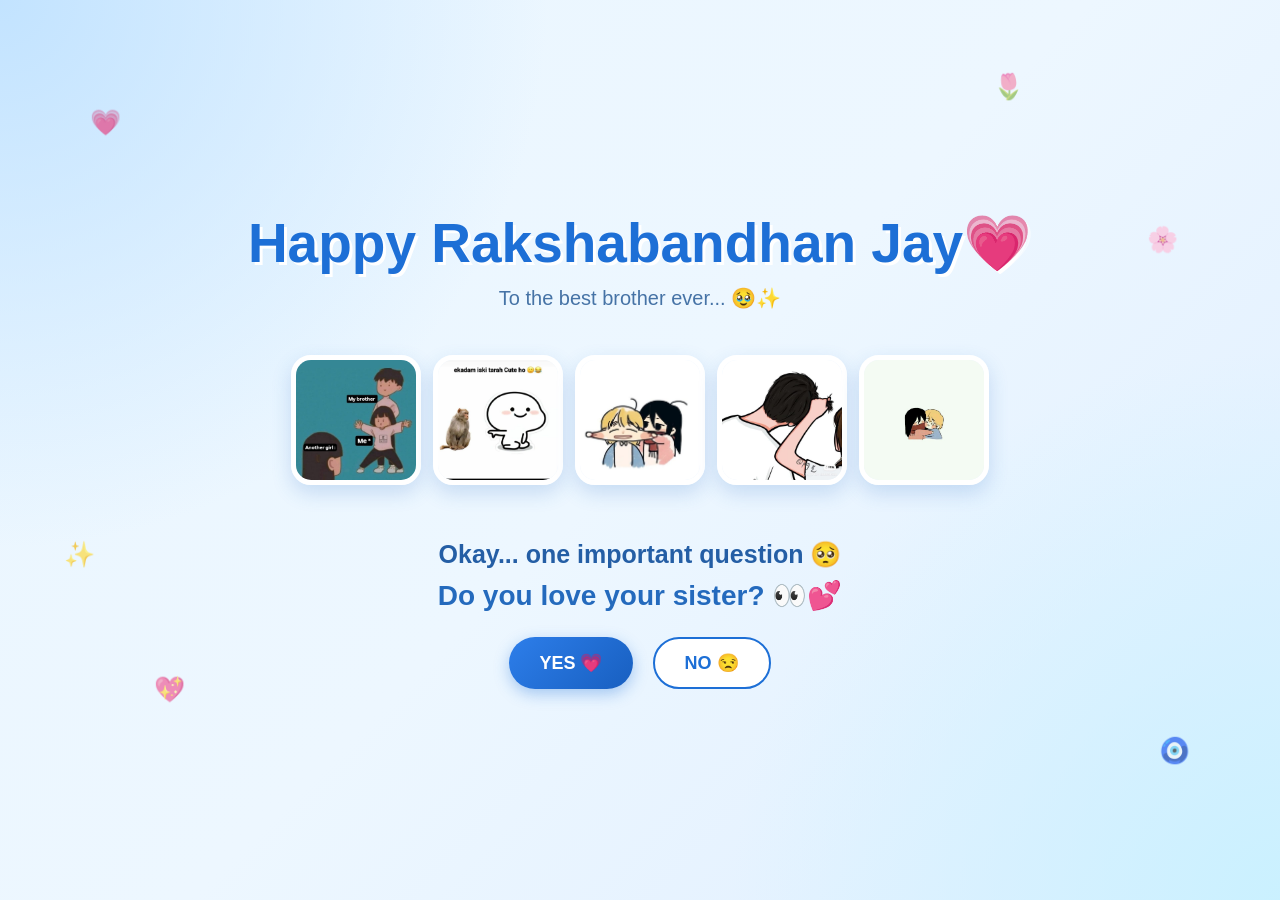
<file: index.html>
<!DOCTYPE html>
<html lang="en">
<head>
    <meta charset="UTF-8">
    <meta name="viewport" content="width=device-width, initial-scale=1.0">

    <title>Happy Rakshabandhan Bro💗</title>

    <link rel="stylesheet" href="style.css">
</head>

<body class="page1-body">

    <div class="floating-decor decor1">💗</div>
    <div class="floating-decor decor2">🌸</div>
    <div class="floating-decor decor3">✨</div>
    <div class="floating-decor decor4">🧿</div>
    <div class="floating-decor decor5">💖</div>
    <div class="floating-decor decor6">🌷</div>

    <div class="page">

        <!-- Main Heading -->
        <h1>Happy Rakshabandhan Jay💗</h1>

        <p class="subtitle">
            To the best brother ever... 🥹✨
        </p>


        <!-- Cute Image Strip -->
        <div class="photo-strip">

            <div class="photo">
                <img src="images/pic1.jpeg" alt="Memory 1">
            </div>

            <div class="photo">
                <img src="images/pic2.jpeg" alt="Memory 2">
            </div>

            <div class="photo">
                <img src="images/pic3.jpeg" alt="Memory 3">
            </div>

            <div class="photo">
                <img src="images/pic4.jpeg" alt="Memory 4">
            </div>

            <div class="photo">
                <img src="images/pic5.jpeg" alt="Memory 5">
            </div>

        </div>


        <!-- Question -->
        <div class="question-box">

            <h2>Okay... one important question 🥺</h2>

            <p class="question">
                Do you love your sister? 👀💕
            </p>

            <div class="buttons">

                <button id="yesBtn" onclick="goToNextPage()">
                    YES 💗
                </button>

                <button id="noBtn">
                    NO 😒
                </button>

            </div>

        </div>

    </div>


    <script src="script.js"></script>

</body>
</html>
</file>
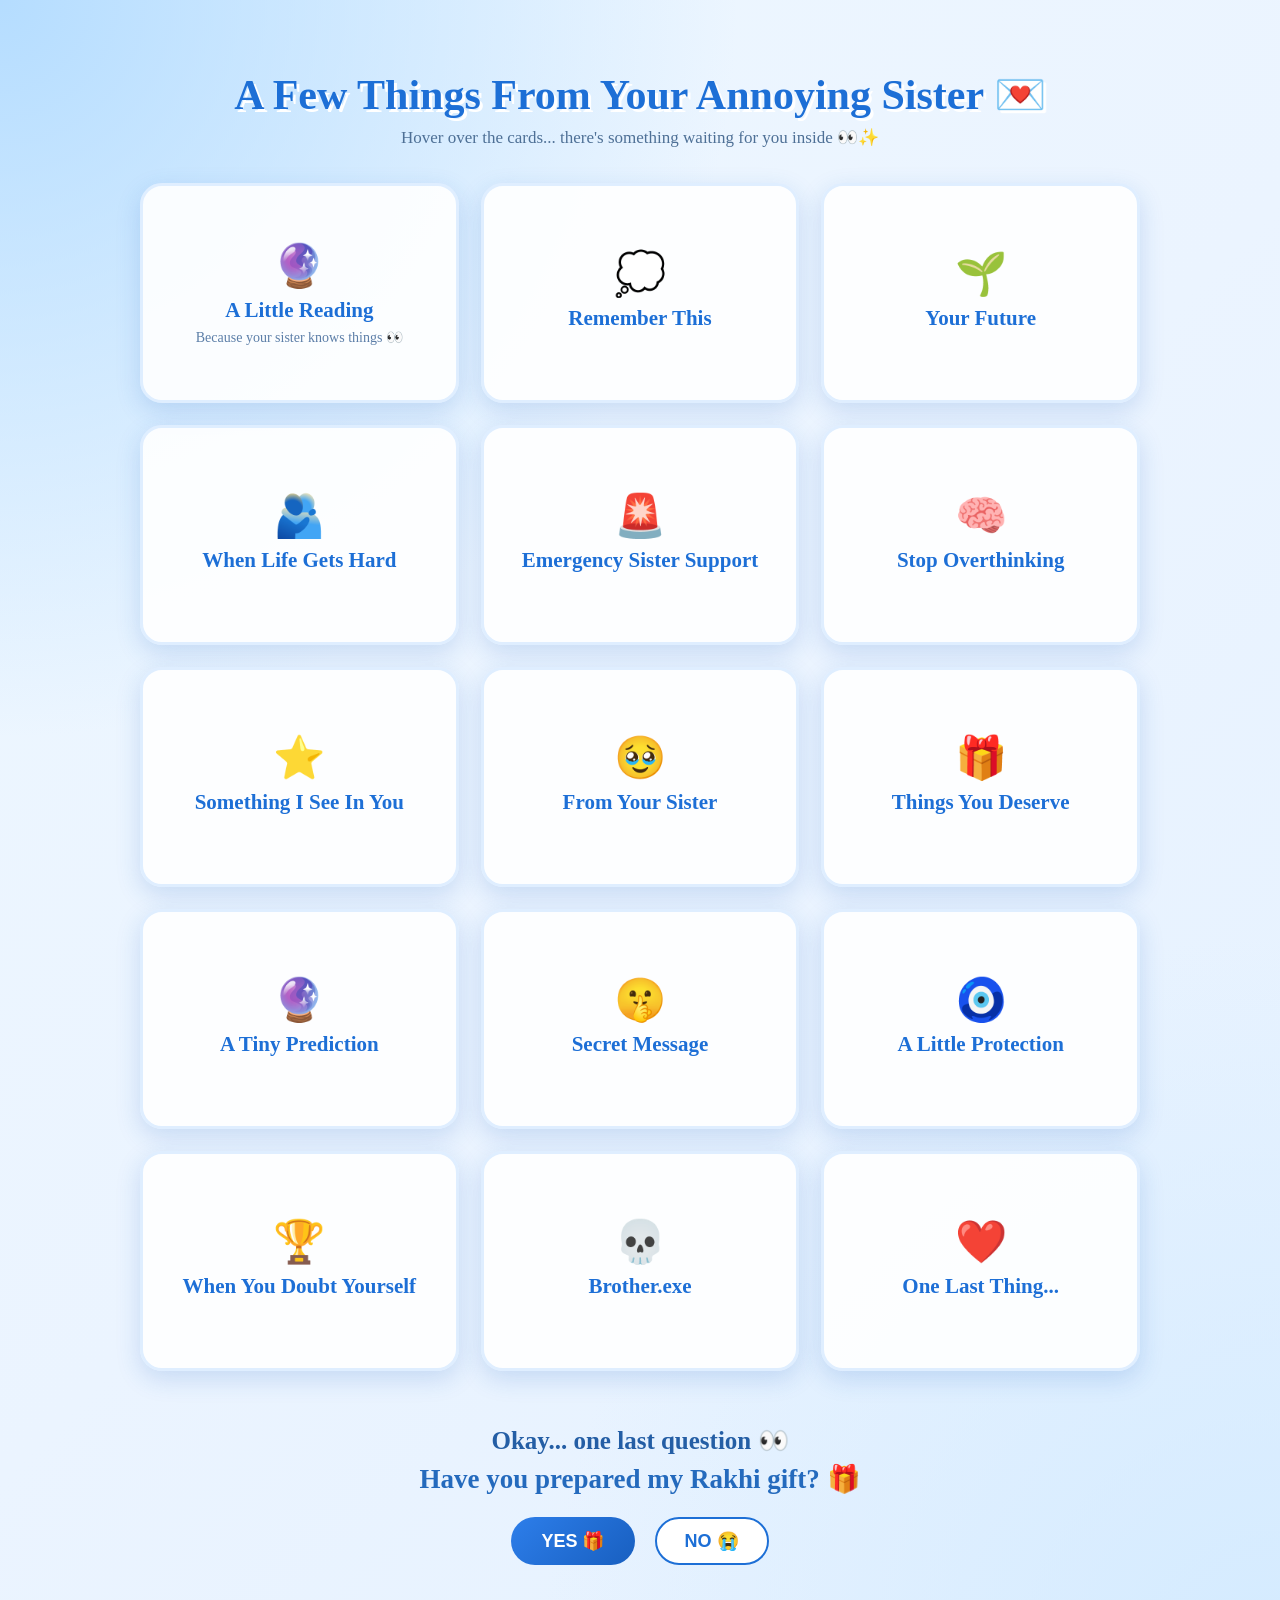
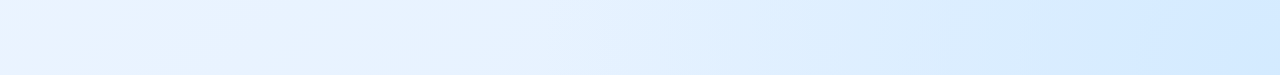
<file: page2.html>
<!DOCTYPE html>
<html lang="en">

<head>
    <meta charset="UTF-8">
    <meta name="viewport" content="width=device-width, initial-scale=1.0">

    <title>A Few Things For You 💌</title>

    <link rel="stylesheet" href="style.css">
</head>

<body class="page2-body">

    <div class="page2">

        <!-- Heading -->

        <h1>A Few Things From Your Annoying Sister 💌</h1>

        <p class="page-subtitle">
            Hover over the cards... there's something waiting for you inside 👀✨
        </p>


        <!-- CARDS -->

        <div class="cards-container">


            <!-- Card 1 -->

            <div class="flip-card">

                <div class="flip-card-inner">

                    <div class="flip-card-front">
                        <span>🔮</span>
                        <h2>A Little Reading</h2>
                        <p>Because your sister knows things 👀</p>
                    </div>

                    <div class="flip-card-back">

                        <h3>Your Reading 🔮</h3>

                        <p>
                            You may be standing at the beginning of a change,
                            but fear, overthinking and self-doubt could be
                            making you move slower than you need to.
                        </p>

                        <p>
                            <b>Obstacles:</b><br>
                            Fear of change • Delayed action •
                            Doubt • Slow movement
                        </p>

                        <p>
                            <b>Guidance:</b><br>
                            Start now. Stay practical.
                            Trust the chances that come your way.
                            Build slowly and stay consistent.
                        </p>

                    </div>

                </div>

            </div>


            <!-- Card 2 -->

            <div class="flip-card">

                <div class="flip-card-inner">

                    <div class="flip-card-front">
                        <span>💭</span>
                        <h2>Remember This</h2>
                    </div>

                    <div class="flip-card-back">

                        <p>
                            You don't always have to be strong.
                            You don't always need to know what you're doing.
                        </p>

                        <p>
                            You don't have to figure everything out
                            at once.
                        </p>

                        <p>
                            Just keep going, keep learning,
                            and keep becoming the person you want to be. 💗
                        </p>

                    </div>

                </div>

            </div>


            <!-- Card 3 -->

            <div class="flip-card">

                <div class="flip-card-inner">

                    <div class="flip-card-front">
                        <span>🌱</span>
                        <h2>Your Future</h2>
                    </div>

                    <div class="flip-card-back">

                        <p>
                            Your future isn't something you need
                            to rush toward.
                        </p>

                        <p>
                            Some things will take time.
                            Some plans will change.
                            Some doors will close.
                        </p>

                        <p>
                            Don't compare your chapter 2
                            to someone else's chapter 20.
                        </p>

                        <b>Keep building. Your time will come. ✨</b>

                    </div>

                </div>

            </div>


            <!-- Card 4 -->

            <div class="flip-card">

                <div class="flip-card-inner">

                    <div class="flip-card-front">
                        <span>🫂</span>
                        <h2>When Life Gets Hard</h2>
                    </div>

                    <div class="flip-card-back">

                        <p>
                            When life feels overwhelming,
                            take a breath.
                        </p>

                        <p>
                            You don't have to solve everything today.
                        </p>

                        <p>
                            Rest if you need to.
                            Start again if you have to.
                            Ask for help when you need it.
                        </p>

                        <b>
                            A bad day doesn't mean you have a bad life. 🤍
                        </b>

                    </div>

                </div>

            </div>


            <!-- Card 5 -->

            <div class="flip-card">

                <div class="flip-card-inner">

                    <div class="flip-card-front">
                        <span>🚨</span>
                        <h2>Emergency Sister Support</h2>
                    </div>

                    <div class="flip-card-back">

                        <p>
                            Feeling sad?<br>
                            Call your sister.
                        </p>

                        <p>
                            Confused?<br>
                            Call your sister.
                        </p>

                        <p>
                            Made a terrible decision?<br>
                            <b>Definitely call your sister. 😭</b>
                        </p>

                        <small>
                            I may judge you first and help you immediately after.
                        </small>

                    </div>

                </div>

            </div>


            <!-- Card 6 -->

            <div class="flip-card">

                <div class="flip-card-inner">

                    <div class="flip-card-front">
                        <span>🧠</span>
                        <h2>Stop Overthinking</h2>
                    </div>

                    <div class="flip-card-back">

                        <p>
                            Not every thought deserves your attention.
                        </p>

                        <p>
                            Sometimes you're not confused...
                            you're just thinking about the same thing
                            47 times. 😭
                        </p>

                        <p>
                            Make the decision.
                            Take the step.
                            Learn from whatever happens.
                        </p>

                    </div>

                </div>

            </div>


            <!-- Card 7 -->

            <div class="flip-card">

                <div class="flip-card-inner">

                    <div class="flip-card-front">
                        <span>⭐</span>
                        <h2>Something I See In You</h2>
                    </div>

                    <div class="flip-card-back">

                        <p>
                            You probably don't realize how much
                            you've grown.
                        </p>

                        <p>
                            You've handled things you once thought
                            you couldn't.
                        </p>

                        <p>
                            Give yourself a little more credit.
                        </p>

                        <b>You're doing better than you think. 🤍</b>

                    </div>

                </div>

            </div>


            <!-- Card 8 -->

            <div class="flip-card">

                <div class="flip-card-inner">

                    <div class="flip-card-front">
                        <span>🥹</span>
                        <h2>From Your Sister</h2>
                    </div>

                    <div class="flip-card-back">

                        <p>
                            We might annoy each other.
                            We might argue over the dumbest things.
                        </p>

                        <p>
                            I might threaten to beat you occasionally. 😭
                        </p>

                        <p>
                            But underneath all of that...
                        </p>

                        <b>
                            I'll always want the best for you. ❤️
                        </b>

                    </div>

                </div>

            </div>


            <!-- Card 9 -->

            <div class="flip-card">

                <div class="flip-card-inner">

                    <div class="flip-card-front">
                        <span>🎁</span>
                        <h2>Things You Deserve</h2>
                    </div>

                    <div class="flip-card-back">

                        <p>
                            You deserve people who genuinely care
                            about you.
                        </p>

                        <p>
                            You deserve opportunities that help you grow.
                        </p>

                        <p>
                            You deserve peace after difficult days.
                        </p>

                        <b>
                            You deserve to believe in yourself. 🤍
                        </b>

                    </div>

                </div>

            </div>


            <!-- Card 10 -->

            <div class="flip-card">

                <div class="flip-card-inner">

                    <div class="flip-card-front">
                        <span>🔮</span>
                        <h2>A Tiny Prediction</h2>
                    </div>

                    <div class="flip-card-back">

                        <p>
                            I see...
                        </p>

                        <p>
                            ✨ New opportunities<br>
                            ✨ Personal growth<br>
                            ✨ Slow but steady change<br>
                            ✨ Something unexpected
                        </p>

                        <p>
                            And someone who is going to annoy
                            you for the rest of your life...
                        </p>

                        <b>Unfortunately, that's me. 😌</b>

                    </div>

                </div>

            </div>


            <!-- Card 11 -->

            <div class="flip-card">

                <div class="flip-card-inner">

                    <div class="flip-card-front">
                        <span>🤫</span>
                        <h2>Secret Message</h2>
                    </div>

                    <div class="flip-card-back">

                        <p>
                            Okay fine...
                        </p>

                        <p>
                            You're actually pretty cool.
                        </p>

                        <p>
                            Don't let this information
                            get to your head though.
                        </p>

                        <b>
                            Your sister has standards. 😭
                        </b>

                    </div>

                </div>

            </div>


            <!-- Card 12 -->

            <div class="flip-card">

                <div class="flip-card-inner">

                    <div class="flip-card-front">
                        <span>🧿</span>
                        <h2>A Little Protection</h2>
                    </div>

                    <div class="flip-card-back">

                        <p>
                            May you always be protected from
                            people who don't have good intentions.
                        </p>

                        <p>
                            May you recognize the right opportunities
                            and walk away from what isn't meant for you.
                        </p>

                        <b>
                            Stay safe. Stay grounded. 🤍
                        </b>

                    </div>

                </div>

            </div>


            <!-- Card 13 -->

            <div class="flip-card">

                <div class="flip-card-inner">

                    <div class="flip-card-front">
                        <span>🏆</span>
                        <h2>When You Doubt Yourself</h2>
                    </div>

                    <div class="flip-card-back">

                        <p>
                            Don't let one failure convince you
                            that you're incapable.
                        </p>

                        <p>
                            Failure is information.
                            Mistakes are lessons.
                            Slow progress is still progress.
                        </p>

                        <b>
                            You're allowed to be a beginner. ❤️
                        </b>

                    </div>

                </div>

            </div>


            <!-- Card 14 -->

            <div class="flip-card">

                <div class="flip-card-inner">

                    <div class="flip-card-front">
                        <span>💀</span>
                        <h2>Brother.exe</h2>
                    </div>

                    <div class="flip-card-back">

                        <p>
                            Intelligence: questionable 😂<br>
                            Common sense: loading...<br>
                            Anger issues: 87%<br>
                            Sister tolerance: 2%<br>
                            Food stealing: 100%
                        </p>

                        <h3>Overall Rating: 10/10 ⭐</h3>

                        <p>
                            Unfortunately, you're still
                            my favorite brother. 😭
                        </p>

                    </div>

                </div>

            </div>


            <!-- Card 15 -->

            <div class="flip-card">

                <div class="flip-card-inner">

                    <div class="flip-card-front">
                        <span>❤️</span>
                        <h2>One Last Thing...</h2>
                    </div>

                    <div class="flip-card-back">

                        <p>
                            No matter how old we get,
                            you'll always be my little brother.
                        </p>

                        <p>
                            I'll always want the best for you
                            and I'll always be rooting for you.
                        </p>

                        <b>
                            I love you. ❤️
                        </b>

                    </div>

                </div>

            </div>


        </div>


        <!-- FINAL QUESTION -->

        <div class="gift-question">

            <h2>
                Okay... one last question 👀
            </h2>

            <p>
                Have you prepared my Rakhi gift? 🎁
            </p>

            <div class="gift-buttons">

                <button id="giftYes" onclick="goToPage3()">
                    YES 🎁
                </button>

                <button id="giftNo">
                    NO 😭
                </button>

            </div>

        </div>


    </div>


    <script src="script.js"></script>

</body>

</html>
</file>
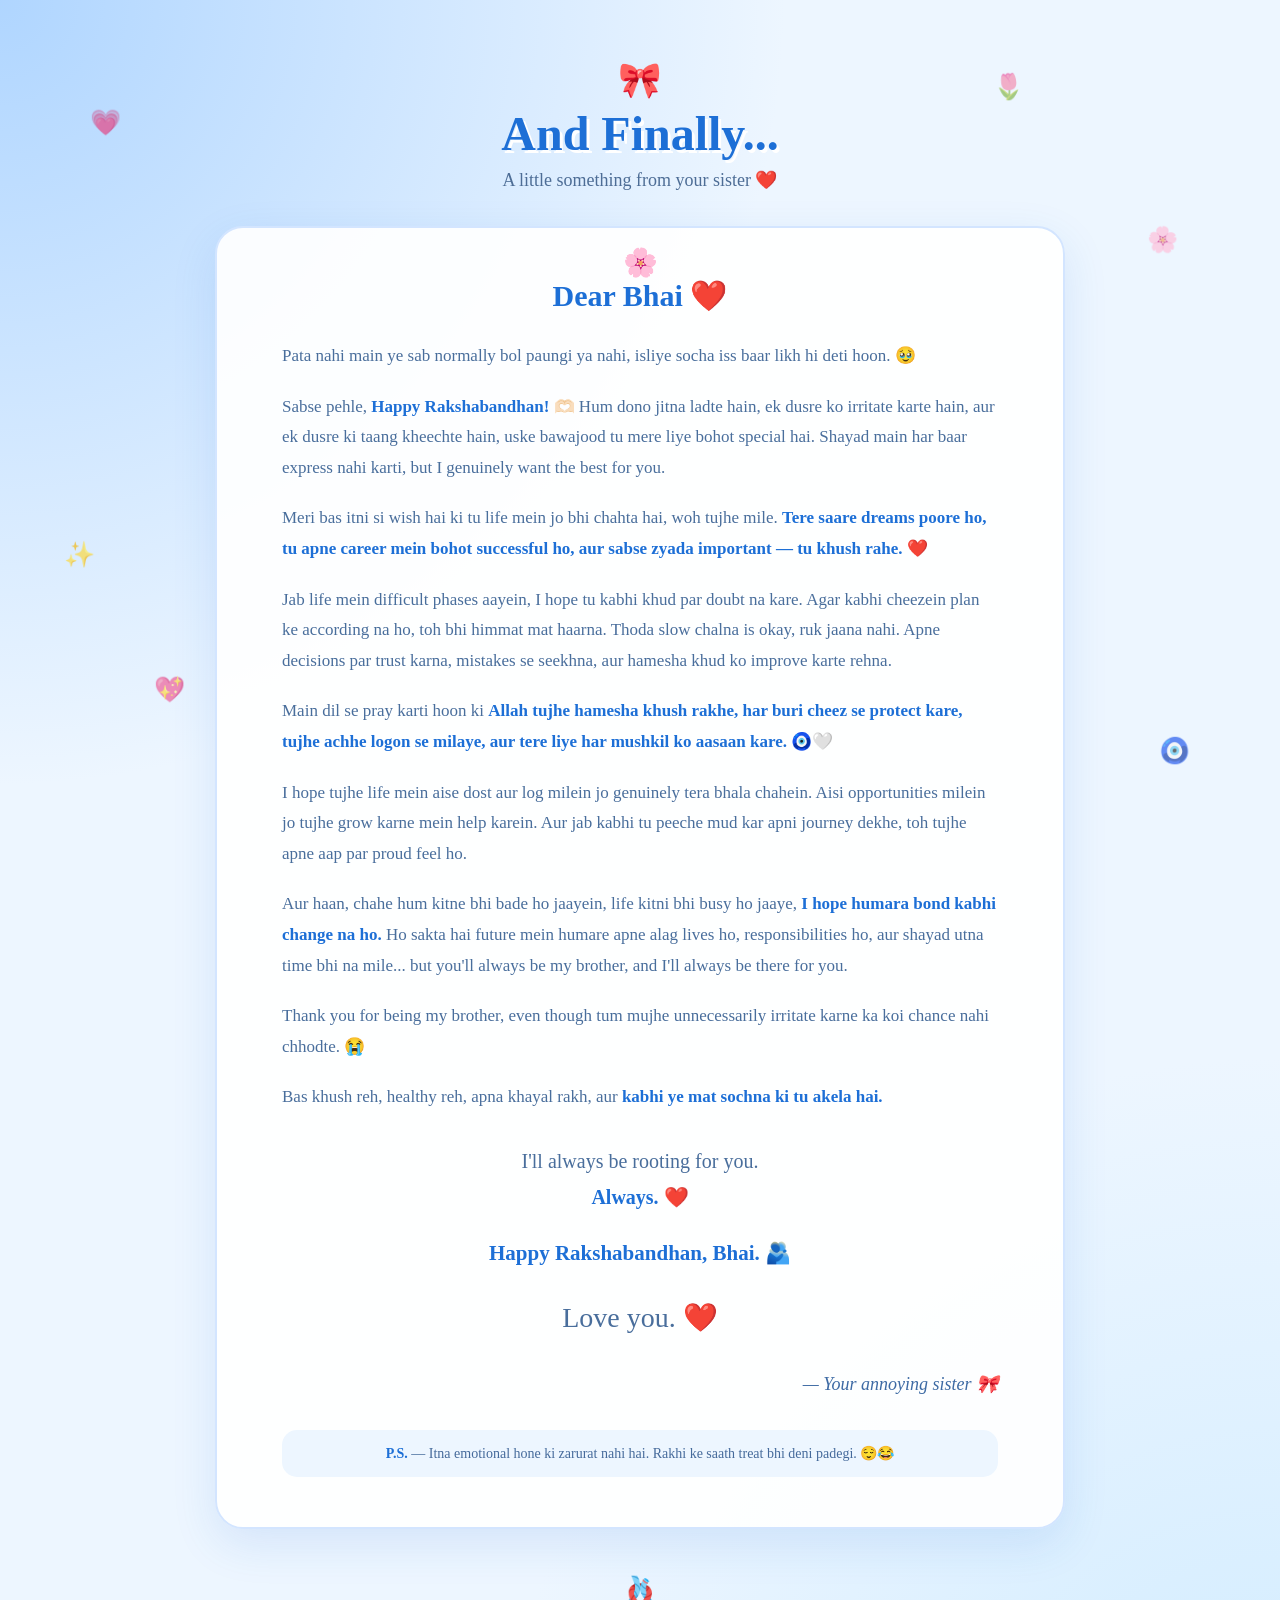
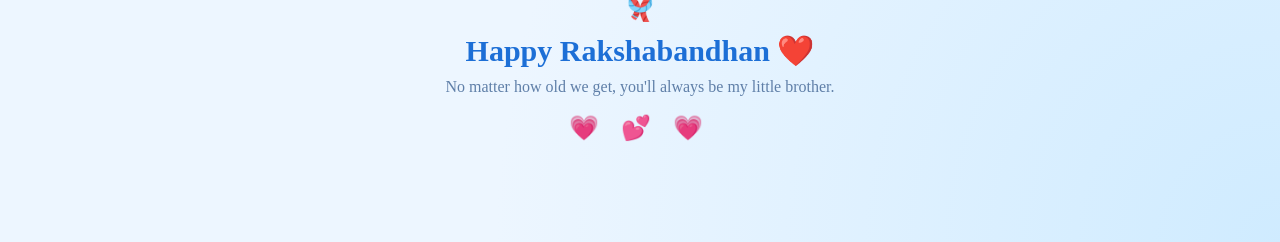
<file: page3.html>
<!DOCTYPE html>
<html lang="en">

<head>
    <meta charset="UTF-8">
    <meta name="viewport" content="width=device-width, initial-scale=1.0">

    <title>For My Brother ❤️</title>

    <link rel="stylesheet" href="style.css">
</head>

<body class="page3-body">

    <!-- Floating Decorations -->

    <div class="floating-decor decor1">💗</div>
    <div class="floating-decor decor2">🌸</div>
    <div class="floating-decor decor3">✨</div>
    <div class="floating-decor decor4">🧿</div>
    <div class="floating-decor decor5">💖</div>
    <div class="floating-decor decor6">🌷</div>


    <div class="page3">

        <!-- Heading -->

        <div class="final-heading">

            <span>🎀</span>

            <h1>And Finally...</h1>

            <p>
                A little something from your sister ❤️
            </p>

        </div>


        <!-- Letter -->

        <div class="letter">

            <div class="letter-decoration">
                🌸
            </div>

            <h2>Dear Bhai ❤️</h2>


            <p>
                Pata nahi main ye sab normally bol paungi ya nahi,
                isliye socha iss baar likh hi deti hoon. 🥹
            </p>


            <p>
                Sabse pehle, <strong>Happy Rakshabandhan!</strong> 🫶🏻
                Hum dono jitna ladte hain, ek dusre ko irritate
                karte hain, aur ek dusre ki taang kheechte hain,
                uske bawajood tu mere liye bohot special hai.
                Shayad main har baar express nahi karti,
                but I genuinely want the best for you.
            </p>


            <p>
                Meri bas itni si wish hai ki tu life mein jo bhi
                chahta hai, woh tujhe mile.
                <strong>
                    Tere saare dreams poore ho, tu apne career mein
                    bohot successful ho, aur sabse zyada important —
                    tu khush rahe.
                </strong> ❤️
            </p>


            <p>
                Jab life mein difficult phases aayein, I hope tu
                kabhi khud par doubt na kare. Agar kabhi cheezein
                plan ke according na ho, toh bhi himmat mat haarna.
                Thoda slow chalna is okay, ruk jaana nahi.
                Apne decisions par trust karna, mistakes se seekhna,
                aur hamesha khud ko improve karte rehna.
            </p>


            <p>
                Main dil se pray karti hoon ki
                <strong>
                    Allah tujhe hamesha khush rakhe, har buri cheez
                    se protect kare, tujhe achhe logon se milaye,
                    aur tere liye har mushkil ko aasaan kare.
                </strong> 🧿🤍
            </p>


            <p>
                I hope tujhe life mein aise dost aur log milein
                jo genuinely tera bhala chahein. Aisi opportunities
                milein jo tujhe grow karne mein help karein.
                Aur jab kabhi tu peeche mud kar apni journey dekhe,
                toh tujhe apne aap par proud feel ho.
            </p>


            <p>
                Aur haan, chahe hum kitne bhi bade ho jaayein,
                life kitni bhi busy ho jaaye,
                <strong>
                    I hope humara bond kabhi change na ho.
                </strong>
                Ho sakta hai future mein humare apne alag lives ho,
                responsibilities ho, aur shayad utna time bhi na mile...
                but you'll always be my brother,
                and I'll always be there for you.
            </p>


            <p>
                Thank you for being my brother, even though tum
                mujhe unnecessarily irritate karne ka koi chance
                nahi chhodte. 😭
            </p>


            <p>
                Bas khush reh, healthy reh, apna khayal rakh,
                aur <strong>kabhi ye mat sochna ki tu akela hai.</strong>
            </p>


            <p class="love-line">
                I'll always be rooting for you.<br>
                <strong>Always. ❤️</strong>
            </p>


            <p class="final-wish">
                Happy Rakshabandhan, Bhai. 🫂
            </p>


            <p class="love-you">
                Love you. ❤️
            </p>


            <div class="signature">

                — Your annoying sister 🎀

            </div>


            <div class="ps">

                <strong>P.S.</strong> — Itna emotional hone ki
                zarurat nahi hai. Rakhi ke saath treat bhi deni padegi. 😌😂

            </div>

        </div>


        <!-- Final Ending -->

        <div class="final-ending">

            <div class="rakhi">🪢</div>

            <h2>Happy Rakshabandhan ❤️</h2>

            <p>
                No matter how old we get,
                you'll always be my little brother.
            </p>

            <div class="hearts">
                💗 💕 💗
            </div>

        </div>

    </div>


</body>

</html>
</file>
<file: style.css>
* {
    margin: 0;
    padding: 0;
    box-sizing: border-box;
}

.page1-body {
    min-height: 100vh;
    font-family: "Poppins", Arial, sans-serif;

    background:
        radial-gradient(circle at top left, rgba(190, 225, 255, 0.9), transparent 35%),
        radial-gradient(circle at bottom right, rgba(200, 241, 255, 0.9), transparent 35%),
        linear-gradient(135deg, #eaf6ff, #edf7ff, #dfeeff);

    display: flex;
    justify-content: center;
    align-items: center;
    padding: 30px 0;

    overflow-x: hidden;
    overflow-y: auto;
    position: relative;
}

.page {
    width: min(90%, 900px);
    text-align: center;
    position: relative;
    z-index: 1;
}


/* Main Heading */

h1 {
    font-size: 55px;
    color: #1d6fd6;

    margin-bottom: 10px;

    text-shadow: 3px 3px 0px #ffffff;
}

.subtitle {
    font-size: 20px;
    color: #4673a6;

    margin-bottom: 35px;
}


/* Image Strip */

.photo-strip {
    display: flex;
    justify-content: center;
    align-items: center;
    flex-wrap: wrap;

    gap: 12px;

    margin: 20px auto 45px;

    min-height: 150px;
}

.photo {
    width: min(130px, 18vw);
    height: 130px;
    min-width: 70px;

    border-radius: 20px;

    overflow: hidden;

    border: 5px solid white;

    box-shadow: 0 8px 20px rgba(43, 110, 196, 0.2);

    transition:
        transform 0.35s ease,
        box-shadow 0.35s ease;
}

.photo img {
    width: 100%;
    height: 100%;

    object-fit: cover;

    display: block;
}


/* Hover Effect */

.photo:hover {
    transform: scale(1.35) rotate(2deg);

    box-shadow:
        0 15px 30px rgba(38, 99, 179, 0.35);

    z-index: 10;
}


/* Question */

.question-box {
    margin-top: 10px;
}

.question-box h2 {
    color: #245ea5;

    font-size: 25px;

    margin-bottom: 10px;
}

.question {
    color: #246abd;

    font-size: 28px;
    font-weight: bold;

    margin-bottom: 25px;
}


/* Buttons */

.buttons {
    display: flex;

    justify-content: center;

    gap: 20px;

    position: relative;
}

button {
    border: none;

    padding: 13px 30px;

    border-radius: 30px;

    font-size: 18px;

    font-weight: bold;

    cursor: pointer;

    transition: 0.2s ease;
}


/* YES */

#yesBtn {
    background: linear-gradient(135deg, #2d7eea, #185fc0);

    color: white;

    box-shadow: 0 5px 15px rgba(29, 111, 214, 0.35);
}

#yesBtn:hover {
    transform: scale(1.1);

    background: linear-gradient(135deg, #216ed6, #134fa9);
}


/* NO */

#noBtn {
    background: white;

    color: #1d6fd6;

    border: 2px solid #1d6fd6;

    position: relative;
}

#noBtn:hover {
    transform: scale(0.95);
}


/* Mobile */

@media (max-width: 700px) {

    body {
        padding: 24px 0;
    }

    .page {
        width: min(92%, 420px);
    }

    h1 {
        font-size: clamp(2.2rem, 8vw, 3.2rem);
    }

    .subtitle {
        font-size: 16px;
    }

    .photo-strip {
        gap: 8px;
        min-height: auto;
    }

    .photo {
        width: 70px;
        height: 70px;
    }

    .photo:hover {
        transform: scale(1.2);
    }

    .buttons {
        flex-direction: column;
        align-items: center;
    }

    button {
        width: min(220px, 80vw);
    }

    .question-box h2 {
        font-size: clamp(1.2rem, 4vw, 1.5rem);
    }

    .question {
        font-size: clamp(1.4rem, 5vw, 1.8rem);
    }
}

@media (max-width: 850px) {
    .page2 {
        padding: 24px 12px;
    }
    .cards-container {
        grid-template-columns: repeat(2, minmax(0, 1fr));
    }
}

@media (max-width: 550px) {
    .page2 h1 {
        font-size: clamp(2rem, 7vw, 2.8rem);
    }

    .cards-container {
        grid-template-columns: 1fr;
    }

    .gift-buttons {
        flex-direction: column;
        align-items: center;
    }

    .gift-buttons button {
        width: min(220px, 80vw);
    }
}

@media (max-width: 600px) {
    .page3 {
        width: 92%;
        padding: 40px 0 60px;
    }

    .final-heading h1 {
        font-size: 2.5rem;
    }

    .letter {
        padding: 50px 20px 30px;
    }

    .letter h2 {
        font-size: 24px;
    }

    .letter p {
        font-size: 15px;
    }

    .love-you {
        font-size: 24px !important;
    }

    .floating-decor {
        display: none;
    }
}

/* ============================= */
/* PAGE 2 */
/* ============================= */

.page2-body {
    min-height: 100vh;
    background:
        radial-gradient(circle at top left, rgba(175, 218, 255, 0.9), transparent 35%),
        radial-gradient(circle at bottom right, rgba(210, 234, 255, 0.9), transparent 35%),
        linear-gradient(135deg, #edf7ff, #ebf4ff, #e4f1ff);
    display: flex;
    justify-content: center;
    align-items: center;
    overflow-x: hidden;
    padding: 30px 0;
}

.page2 {
    width: 92%;
    max-width: 1100px;
    margin: 0 auto;
    text-align: center;
    padding: 40px 0;
}

.page2 h1 {
    font-size: 42px;
    margin-bottom: 8px;
    color: #1d6fd6;
}

.page-subtitle {
    color: #4e7096;
    font-size: 17px;
    margin-bottom: 35px;
}


/* CARD GRID */

.cards-container {
    display: grid;

    grid-template-columns:
        repeat(3, 1fr);

    gap: 22px;

    max-width: 1000px;

    margin: auto;
}


/* FLIP CARD */

.flip-card {
    height: 220px;

    perspective: 1000px;

    cursor: pointer;
}

.flip-card-inner {
    width: 100%;
    height: 100%;

    position: relative;

    transition: transform 0.7s;

    transform-style: preserve-3d;
}

.flip-card:hover .flip-card-inner {
    transform: rotateY(180deg);
}


/* FRONT + BACK */

.flip-card-front,
.flip-card-back {

    position: absolute;

    width: 100%;
    height: 100%;

    border-radius: 22px;

    backface-visibility: hidden;

    display: flex;

    flex-direction: column;

    justify-content: center;

    align-items: center;

    padding: 22px;

    box-shadow:
        0 8px 25px rgba(31, 101, 194, 0.18);

}


/* FRONT */

.flip-card-front {

    background: rgba(255, 255, 255, 0.9);

    border: 3px solid #dfeeff;

}

.flip-card-front span {
    font-size: 42px;

    margin-bottom: 8px;
}

.flip-card-front h2 {

    color: #1d6fd6;

    font-size: 21px;

    margin-bottom: 6px;
}

.flip-card-front p {

    color: #5c7ea8;

    font-size: 14px;
}


/* BACK */

.flip-card-back {

    background: #edf6ff;

    border: 3px solid #cfe3ff;

    transform: rotateY(180deg);

    color: #395a7a;

    overflow-y: auto;
}

.flip-card-back h3 {

    color: #1d6fd6;

    margin-bottom: 10px;

    font-size: 19px;
}

.flip-card-back p {

    font-size: 13px;

    line-height: 1.45;

    margin-bottom: 8px;
}

.flip-card-back b {

    color: #1d6fd6;
}


/* GIFT QUESTION */

.gift-question {

    margin-top: 55px;

    padding-bottom: 40px;
}

.gift-question h2 {

    color: #245ea5;

    font-size: 25px;

    margin-bottom: 8px;
}

.gift-question > p {

    color: #246abd;

    font-size: 27px;

    font-weight: bold;

    margin-bottom: 22px;
}


.gift-buttons {

    display: flex;

    justify-content: center;

    gap: 20px;

    position: relative;
}


/* YES */

#giftYes {

    background: linear-gradient(135deg, #2d7eea, #185fc0);

    color: white;

    border: none;

    padding: 13px 30px;

    border-radius: 30px;

    font-size: 18px;

    font-weight: bold;

    cursor: pointer;

    transition: 0.2s;
}

#giftYes:hover {

    transform: scale(1.1);

    background: linear-gradient(135deg, #216ed6, #134fa9);
}


/* NO */

#giftNo {

    background: white;

    color: #1d6fd6;

    border: 2px solid #1d6fd6;

    padding: 11px 28px;

    border-radius: 30px;

    font-size: 18px;

    font-weight: bold;

    cursor: pointer;
}


/* MOBILE */

@media (max-width: 850px) {

    .cards-container {

        grid-template-columns:
            repeat(2, 1fr);
    }

}


@media (max-width: 550px) {

    .page2 h1 {

        font-size: 30px;
    }

    .cards-container {

        grid-template-columns: 1fr;
    }

    .flip-card {

        height: 210px;
    }

}

/* ================================= */
/* PAGE 3 - FINAL LETTER */
/* ================================= */

.page3-body {

    min-height: 100vh;

    background:
        radial-gradient(
            circle at top left,
            rgba(169, 210, 255, 0.9),
            transparent 35%
        ),
        radial-gradient(
            circle at bottom right,
            rgba(204, 234, 255, 0.9),
            transparent 35%
        ),
        #edf6ff;

    display: block;

    overflow-x: hidden;
}


/* Main Page */

.page3 {

    width: 92%;

    max-width: 850px;

    margin: auto;

    padding:
        60px 0 80px;

    text-align: center;

}


/* Heading */

.final-heading {

    margin-bottom: 35px;

}

.final-heading span {

    font-size: 35px;

}

.final-heading h1 {

    font-size: 48px;

    color: #1d6fd6;

    margin:
        5px 0 8px;

}

.final-heading p {

    color: #4d6d96;

    font-size: 18px;

}


/* Letter */

.letter {

    position: relative;

    background:
        rgba(255, 255, 255, 0.92);

    border:

        2px solid #d3e5ff;

    border-radius: 28px;

    padding:
        50px 65px;

    text-align: left;

    box-shadow:

        0 15px 45px
        rgba(29, 111, 214, 0.12);

}


/* Letter Top Decoration */

.letter-decoration {

    position: absolute;

    top: 18px;

    left: 50%;

    transform:
        translateX(-50%);

    font-size: 28px;

}


/* Letter Heading */

.letter h2 {

    text-align: center;

    color: #1d6fd6;

    font-family:
        Georgia,
        serif;

    font-size: 30px;

    margin-bottom: 28px;

}


/* Letter Paragraphs */

.letter p {

    color: #496e9c;

    font-size: 17px;

    line-height: 1.8;

    margin-bottom: 20px;

}


.letter strong {

    color: #1d6fd6;

}


/* Love Line */

.love-line {

    text-align: center;

    font-size: 20px !important;

    margin-top: 30px;

}


/* Final Wish */

.final-wish {

    text-align: center;

    font-size: 21px !important;

    font-weight: bold;

    color: #1d6fd6 !important;

}


/* Love You */

.love-you {

    text-align: center;

    font-size: 28px !important;

    font-family: Georgia, serif;

    margin-top: 5px;

}


/* Signature */

.signature {

    text-align: right;

    color: #3d6aa4;

    font-family: Georgia, serif;

    font-size: 18px;

    font-style: italic;

    margin-top: 30px;

}


/* PS */

.ps {

    margin-top: 35px;

    padding: 15px 20px;

    border-radius: 15px;

    background: #edf6ff;

    color: #456a9b;

    text-align: center;

    font-size: 14px;

}


/* Final Ending */

.final-ending {

    margin-top: 45px;

    padding-bottom: 20px;

}


.rakhi {

    font-size: 42px;

    margin-bottom: 10px;

}


.final-ending h2 {

    color: #1d6fd6;

    font-size: 30px;

    margin-bottom: 10px;

}


.final-ending p {

    color: #5f7fa8;

    font-size: 16px;

}


.hearts {

    margin-top: 18px;

    font-size: 24px;

    letter-spacing: 8px;

}


/* ================================= */
/* FLOATING DECORATIONS */
/* ================================= */

.floating-decor {

    position: fixed;

    font-size: 25px;

    opacity: 0.65;

    pointer-events: none;

    animation:
        floating 4s ease-in-out infinite;

}


.decor1 {

    top: 12%;

    left: 7%;

}

.decor2 {

    top: 25%;

    right: 8%;

    animation-delay: 1s;

}

.decor3 {

    top: 60%;

    left: 5%;

    animation-delay: 2s;

}

.decor4 {

    bottom: 15%;

    right: 7%;

    animation-delay: 1.5s;

}

.decor5 {

    top: 75%;

    left: 12%;

    animation-delay: 2.5s;

}

.decor6 {

    top: 8%;

    right: 20%;

    animation-delay: 0.5s;

}


@keyframes floating {

    0%,
    100% {

        transform:
            translateY(0)
            rotate(0deg);

    }

    50% {

        transform:
            translateY(-15px)
            rotate(8deg);

    }

}


/* ================================= */
/* MOBILE */
/* ================================= */

@media (max-width: 650px) {

    .page3 {

        width: 94%;

        padding-top: 40px;

    }


    .final-heading h1 {

        font-size: 36px;

    }


    .final-heading p {

        font-size: 15px;

    }


    .letter {

        padding:
            45px 25px;

        border-radius: 22px;

    }


    .letter p {

        font-size: 15px;

        line-height: 1.7;

    }


    .letter h2 {

        font-size: 26px;

    }


    .floating-decor {

        font-size: 18px;

    }


    .final-ending h2 {

        font-size: 25px;

    }

}
</file>
